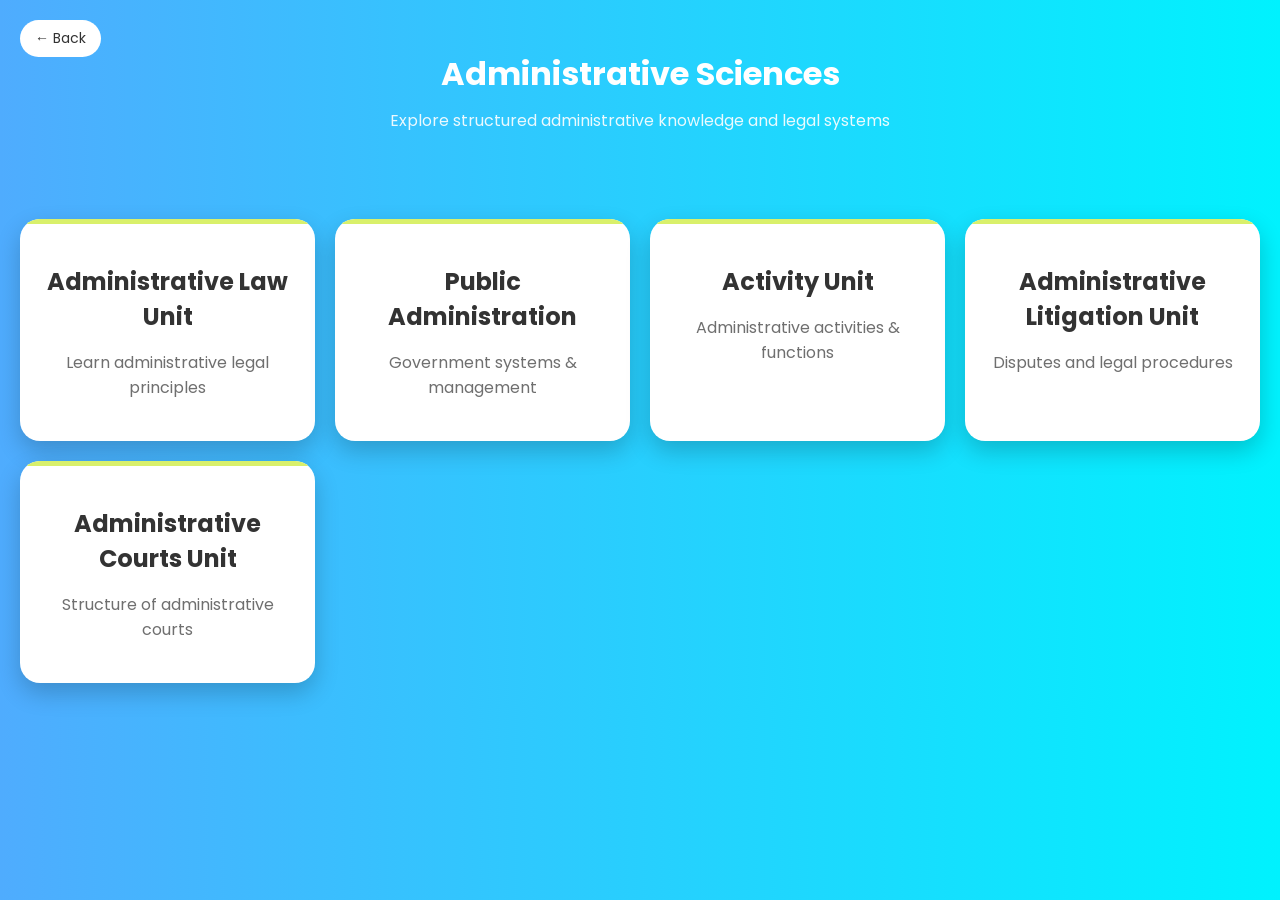
<file: admin.html>
<!DOCTYPE html>
<html lang="en">
<head>
<meta charset="UTF-8">
<meta name="viewport" content="width=device-width, initial-scale=1.0">

<title>Administrative Platform</title>

<link href="https://fonts.googleapis.com/css2?family=Poppins:wght@400;600&display=swap" rel="stylesheet">

<style>

:root{
    --main:#4facfe;
    --secondary:#00f2fe;
    --card:#ffffff;
    --accent:#d9f06b;
}

body {
    margin: 0;
    font-family: 'Poppins', sans-serif;
    background: linear-gradient(to right, var(--main), var(--secondary));
    text-align: center;
    color: #333;
}

/* HEADER */
.header{
    padding: 50px 20px 20px;
    color: white;
}

.header h1{
    margin:0;
    font-size: 32px;
}

.header p{
    opacity:0.9;
    margin-top:10px;
}

/* CONTAINER */
.container {
    margin-top: 30px;
    padding: 20px;
    display: grid;
    grid-template-columns: repeat(auto-fit, minmax(260px, 1fr));
    gap: 20px;
}

/* CARD */
.card {
    background: var(--card);
    padding: 25px;
    border-radius: 20px;
    box-shadow: 0 10px 25px rgba(0,0,0,0.2);
    cursor: pointer;
    transition: 0.3s;
    position: relative;
    overflow: hidden;
}

.card::before{
    content:"";
    position:absolute;
    top:0;
    left:0;
    width:100%;
    height:5px;
    background: var(--accent);
}

.card:hover {
    transform: translateY(-8px) scale(1.03);
}

/* TEXT */
.card h2 {
    margin-bottom: 10px;
}

.card p {
    opacity: 0.7;
}

/* BACK BUTTON */
.back{
    position: absolute;
    top:20px;
    left:20px;
    background:white;
    padding:8px 15px;
    border-radius:20px;
    text-decoration:none;
    color:#333;
    font-size:14px;
    transition:0.3s;
}

.back:hover{
    background:#222;
    color:white;
}

</style>
</head>

<body>

<a href="home.html" class="back">← Back</a>

<div class="header">
<h1>Administrative Sciences</h1>
<p>Explore structured administrative knowledge and legal systems</p>
</div>

<div class="container">

<div class="card" onclick="go('law')">
<h2>Administrative Law Unit</h2>
<p>Learn administrative legal principles</p>
</div>

<div class="card" onclick="go('public')">
<h2>Public Administration</h2>
<p>Government systems & management</p>
</div>

<div class="card" onclick="go('activity')">
<h2>Activity Unit</h2>
<p>Administrative activities & functions</p>
</div>

<div class="card" onclick="go('litigation')">
<h2>Administrative Litigation Unit</h2>
<p>Disputes and legal procedures</p>
</div>

<div class="card" onclick="go('courts')">
<h2>Administrative Courts Unit</h2>
<p>Structure of administrative courts</p>
</div>

</div>

<script>
function go(section) {

    if(section === 'law'){
        window.location.href = "law.html";
    }
    else if(section === 'public'){
        window.location.href = "public.html";
    }
    else if(section === 'activity'){
        window.location.href = "activity.html";
    }
    else if(section === 'litigation'){
        window.location.href = "litigation.html";
    }
    else if(section === 'courts'){
        window.location.href = "courts.html";
    }

}
</script>

</body>
</html>
</file>
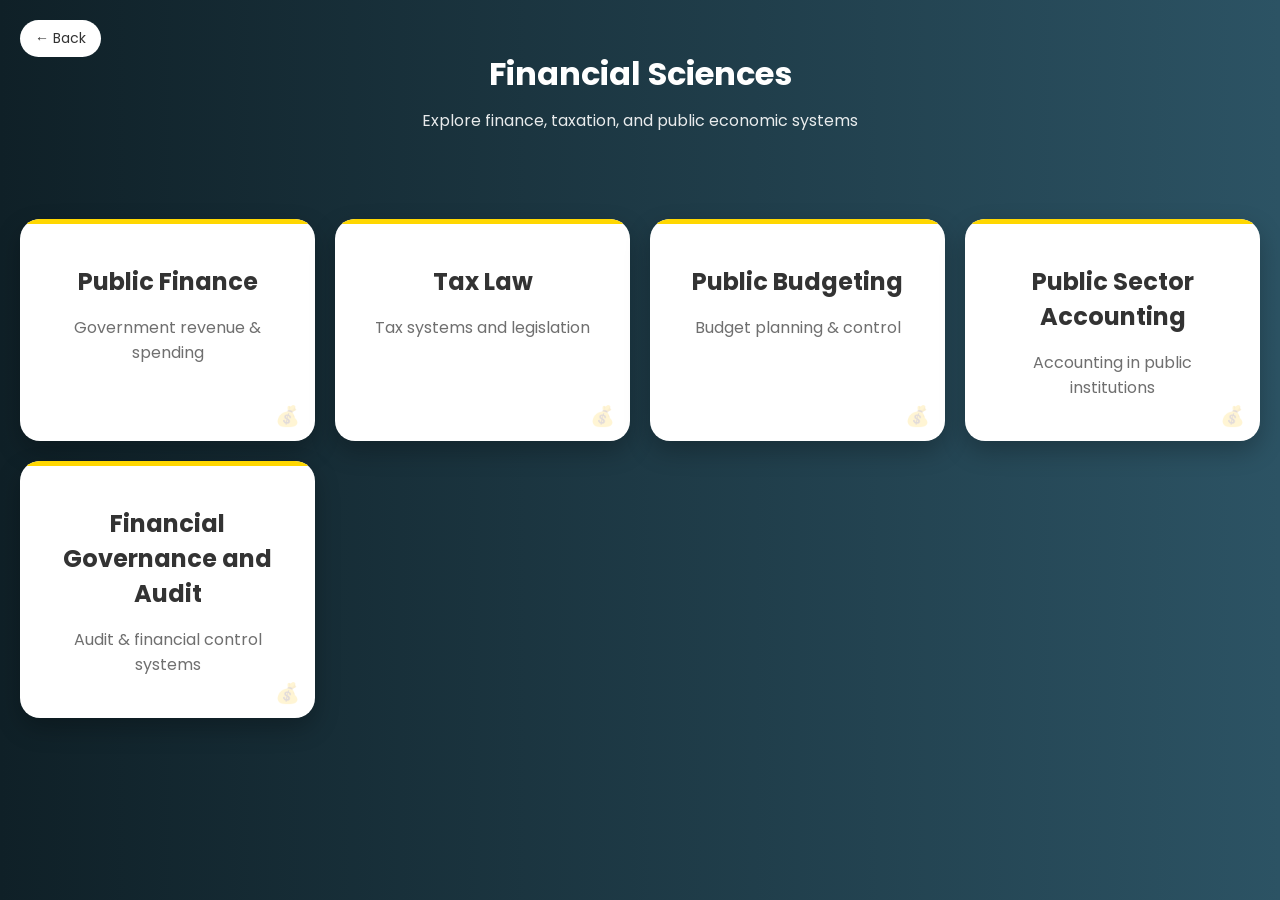
<file: finance.html>
<!DOCTYPE html>
<html lang="en">
<head>
<meta charset="UTF-8">
<meta name="viewport" content="width=device-width, initial-scale=1.0">

<title>Financial Platform</title>

<link href="https://fonts.googleapis.com/css2?family=Poppins:wght@400;600&display=swap" rel="stylesheet">

<style>

:root{
    --main:#0f2027;
    --secondary:#2c5364;
    --gold:#FFD700;
    --card:#ffffff;
}

body {
    margin: 0;
    font-family: 'Poppins', sans-serif;
    background: linear-gradient(to right, var(--main), var(--secondary));
    text-align: center;
    color: #333;
}

/* HEADER */
.header{
    padding: 50px 20px 20px;
    color: white;
}

.header h1{
    margin:0;
    font-size: 32px;
}

.header p{
    margin-top:10px;
    opacity:0.9;
}

/* BACK BUTTON */
.back{
    position: absolute;
    top:20px;
    left:20px;
    background:white;
    padding:8px 15px;
    border-radius:20px;
    text-decoration:none;
    color:#333;
    font-size:14px;
    transition:0.3s;
}

.back:hover{
    background:#FFD700;
    color:black;
}

/* CONTAINER */
.container {
    margin-top: 30px;
    padding: 20px;
    display: grid;
    grid-template-columns: repeat(auto-fit, minmax(260px, 1fr));
    gap: 20px;
}

/* CARD */
.card {
    background: var(--card);
    padding: 25px;
    border-radius: 20px;
    box-shadow: 0 10px 25px rgba(0,0,0,0.25);
    cursor: pointer;
    transition: 0.3s;
    position: relative;
    overflow: hidden;
}

/* GOLD LINE EFFECT */
.card::before{
    content:"";
    position:absolute;
    top:0;
    left:0;
    width:100%;
    height:5px;
    background: var(--gold);
}

/* HOVER */
.card:hover {
    transform: translateY(-8px) scale(1.03);
    box-shadow: 0 15px 35px rgba(0,0,0,0.3);
}

/* TEXT */
.card h2 {
    margin-bottom: 10px;
}

.card p {
    opacity: 0.7;
}

/* ICON STYLE (اختياري جمالي) */
.card::after{
    content:"💰";
    position:absolute;
    bottom:10px;
    right:15px;
    font-size:20px;
    opacity:0.2;
}

</style>
</head>

<body>

<a href="home.html" class="back">← Back</a>

<div class="header">
<h1>Financial Sciences</h1>
<p>Explore finance, taxation, and public economic systems</p>
</div>

<div class="container">

<div class="card" onclick="go('public_finance')">
<h2>Public Finance</h2>
<p>Government revenue & spending</p>
</div>

<div class="card" onclick="go('tax')">
<h2>Tax Law</h2>
<p>Tax systems and legislation</p>
</div>

<div class="card" onclick="go('budget')">
<h2>Public Budgeting</h2>
<p>Budget planning & control</p>
</div>

<div class="card" onclick="go('accounting')">
<h2>Public Sector Accounting</h2>
<p>Accounting in public institutions</p>
</div>

<div class="card" onclick="go('audit')">
<h2>Financial Governance and Audit</h2>
<p>Audit & financial control systems</p>
</div>

</div>

<script>
function go(section) {

    if(section === 'public_finance'){
        window.location.href = "public_finance.html";
    }
    else if(section === 'tax'){
        window.location.href = "tax.html";
    }
    else if(section === 'budget'){
        window.location.href = "budget.html";
    }
    else if(section === 'accounting'){
        window.location.href = "accounting.html";
    }
    else if(section === 'audit'){
        window.location.href = "audit.html";
    }

}
</script>

</body>
</html>
</file>
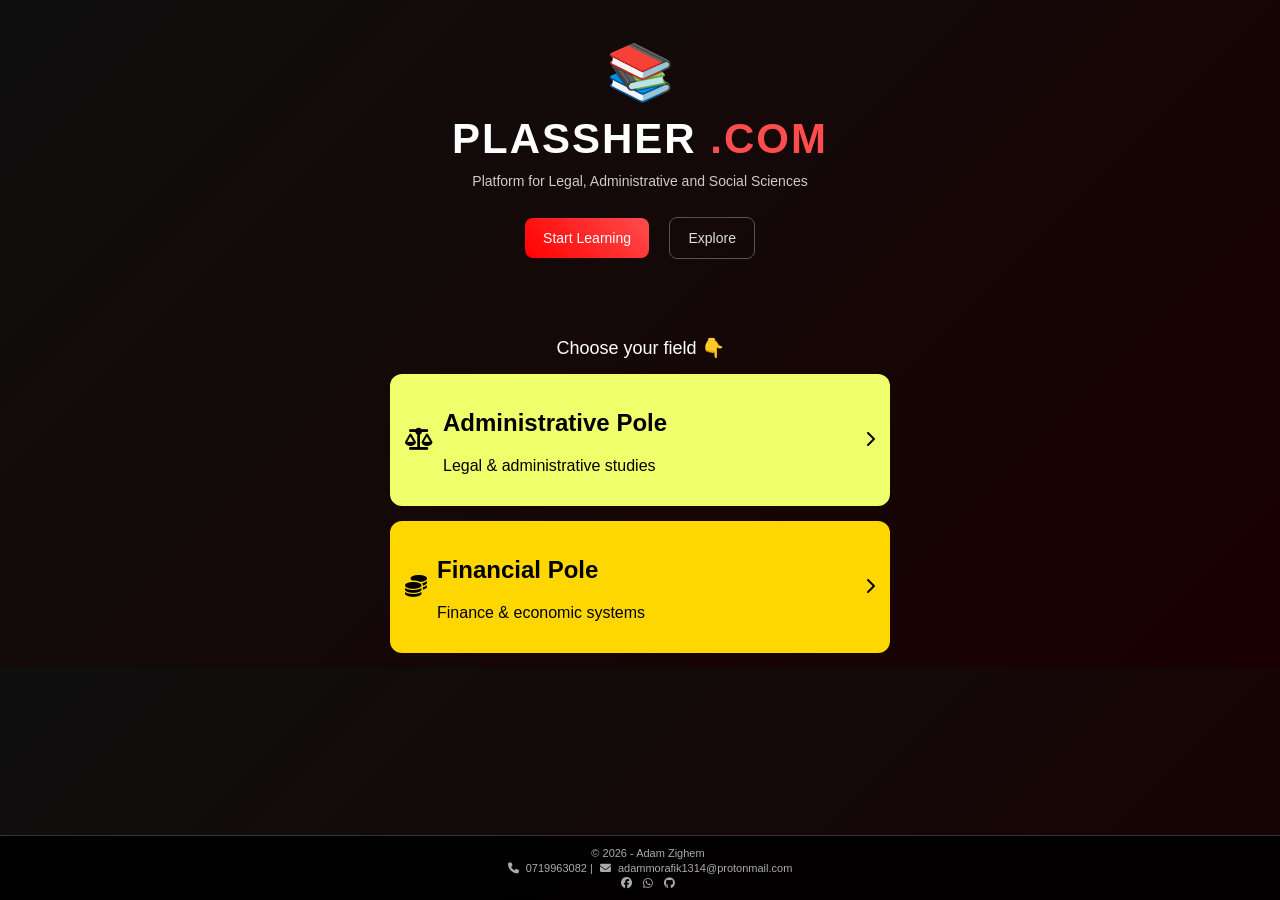
<file: home.html>
<!DOCTYPE html>
<html>
<head>
<meta charset="UTF-8">
<title>Plassher Platform</title>

<!-- Icons -->
<link rel="stylesheet" href="https://cdnjs.cloudflare.com/ajax/libs/font-awesome/6.5.0/css/all.min.css">

<style>

/* BODY */
body{
  margin:0;
  font-family:Arial;
  background:linear-gradient(135deg,#0f0f0f,#1a0000);
  color:white;
}

/* HEADER */
header{
  text-align:center;
  padding:40px 20px;
}

/* LOGO ICON */
.logo-icon{
  font-size:55px;
  animation: float 3s ease-in-out infinite;
}

/* FLOAT ANIMATION */
@keyframes float{
  0%{transform:translateY(0);}
  50%{transform:translateY(-10px);}
  100%{transform:translateY(0);}
}

/* TITLE */
h1{
  font-size:42px;
  margin:10px 0;
  letter-spacing:2px;
}

h1 span{
  color:#ff4d4d;
}

/* SUBTITLE */
.subtitle{
  color:#ccc;
  font-size:14px;
  margin-bottom:20px;
}

/* BUTTONS */
.cta a{
  display:inline-block;
  margin:8px;
  padding:12px 18px;
  border-radius:8px;
  text-decoration:none;
  font-size:14px;
  transition:0.3s;
}

.primary{
  background:linear-gradient(45deg,#ff0000,#ff4d4d);
  color:white;
}

.secondary{
  border:1px solid #555;
  color:#ddd;
}

.cta a:hover{
  transform:scale(1.05);
}

/* SECTION TITLE */
.section-title{
  text-align:center;
  margin:30px 0 15px;
  font-size:18px;
}

/* MENU */
.menu{
  width:90%;
  max-width:500px;
  margin:auto;
}

/* CARD */
.card{
  display:flex;
  justify-content:space-between;
  align-items:center;
  padding:15px;
  border-radius:12px;
  margin:15px 0;
  color:black;
  transition:0.3s;
}

.card:hover{
  transform:scale(1.03);
  opacity:0.9;
}

/* LEFT */
.left{
  display:flex;
  align-items:center;
}

.icon{
  font-size:22px;
  margin-right:10px;
}

/* COLORS */
.admin{
  background:#EFFF6B;
}

.finance{
  background:#FFD700;
}

/* ARROW */
.arrow{
  font-size:16px;
}

/* FOOTER */
footer{
  position:fixed;
  bottom:0;
  left:0;
  width:100%;
  background:rgba(0,0,0,0.9);
  color:#aaa;
  padding:8px;
  text-align:center;
  font-size:11px;
  border-top:1px solid #333;
}

footer p{
  margin:3px 0;
}

footer i{
  margin:0 4px;
}

</style>

</head>

<body>

<header>

<div class="logo-icon">📚</div>

<h1>PLASSHER <span>.COM</span></h1>

<div class="subtitle">
Platform for Legal, Administrative and Social Sciences
</div>

<div class="cta">
<a href="#menu" class="primary">Start Learning</a>
<a href="#menu" class="secondary">Explore</a>
</div>

</header>

<div class="section-title">Choose your field 👇</div>

<div id="menu" class="menu">

<a href="admin.html" style="text-decoration:none;color:black;">
<div class="card admin">
<div class="left">
<div class="icon"><i class="fa-solid fa-scale-balanced"></i></div>
<div>
<h2>Administrative Pole</h2>
<p>Legal & administrative studies</p>
</div>
</div>
<div class="arrow"><i class="fa-solid fa-chevron-right"></i></div>
</div>
</a>

<a href="finance.html" style="text-decoration:none;color:black;">
<div class="card finance">
<div class="left">
<div class="icon"><i class="fa-solid fa-coins"></i></div>
<div>
<h2>Financial Pole</h2>
<p>Finance & economic systems</p>
</div>
</div>
<div class="arrow"><i class="fa-solid fa-chevron-right"></i></div>
</div>
</a>

</div>

<footer>

<p>© 2026 - Adam Zighem</p>

<p>
<i class="fa fa-phone"></i> 0719963082 |
<i class="fa fa-envelope"></i> adammorafik1314@protonmail.com
</p>

<p>
<i class="fa-brands fa-facebook"></i>
<i class="fa-brands fa-whatsapp"></i>
<i class="fa-brands fa-github"></i>
</p>

</footer>

</body>
</html>
</file>
